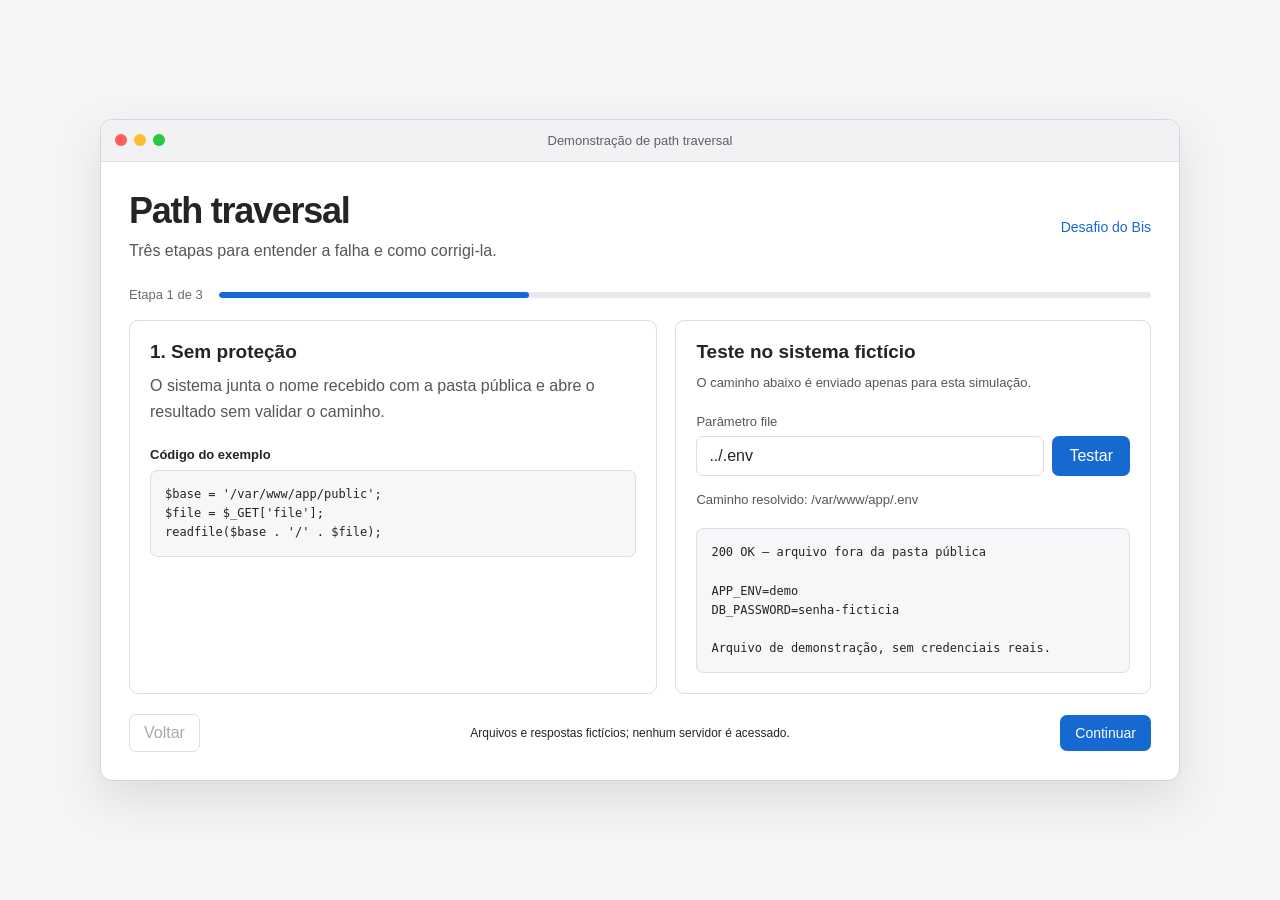
<file: index.html>
<!DOCTYPE html>
<html lang="pt-BR">
<head>
  <meta charset="utf-8">
  <meta name="viewport" content="width=device-width, initial-scale=1">
  <title>Path traversal — demonstração</title>
  <link rel="stylesheet" href="styles.css">
  <script src="script.js" defer></script>
</head>
<body>
  <main class="window presentation-window" id="presentation">
    <header class="window-bar">
      <div class="window-dots" aria-hidden="true">
        <span class="dot dot-close"></span>
        <span class="dot dot-minimize"></span>
        <span class="dot dot-maximize"></span>
      </div>
      <span class="window-title">Demonstração de path traversal</span>
    </header>

    <section class="presentation">
      <div class="presentation-heading">
        <div>
          <h1>Path traversal</h1>
          <p>Três etapas para entender a falha e como corrigi-la.</p>
        </div>
        <a class="home-link" href="desafiodobis.html">Desafio do Bis</a>
      </div>

      <div class="progress-row">
        <span id="step-count">Etapa 1 de 3</span>
        <div class="progress-track" aria-hidden="true"><div id="progress-value"></div></div>
      </div>

      <div class="demo-layout">
        <section class="lesson">
          <h2 id="stage-title"></h2>
          <p id="stage-description"></p>
          <h3>Código do exemplo</h3>
          <pre><code id="stage-code"></code></pre>
        </section>

        <section class="simulator" aria-label="Simulação local">
          <h2>Teste no sistema fictício</h2>
          <p>O caminho abaixo é enviado apenas para esta simulação.</p>
          <form id="demo-form">
            <label for="demo-path">Parâmetro file</label>
            <div class="path-row">
              <input id="demo-path" name="file" autocomplete="off" spellcheck="false">
              <button type="submit">Testar</button>
            </div>
          </form>
          <p class="demo-trace" id="demo-trace" aria-live="polite"></p>
          <pre class="demo-response" id="demo-response" aria-live="polite"></pre>
        </section>
      </div>

      <div class="presentation-footer">
        <button class="secondary-button" id="previous-stage" type="button">Voltar</button>
        <span class="disclaimer">Arquivos e respostas fictícios; nenhum servidor é acessado.</span>
        <button class="button" id="next-stage" type="button">Continuar</button>
      </div>
    </section>
  </main>
</body>
</html>
</file>
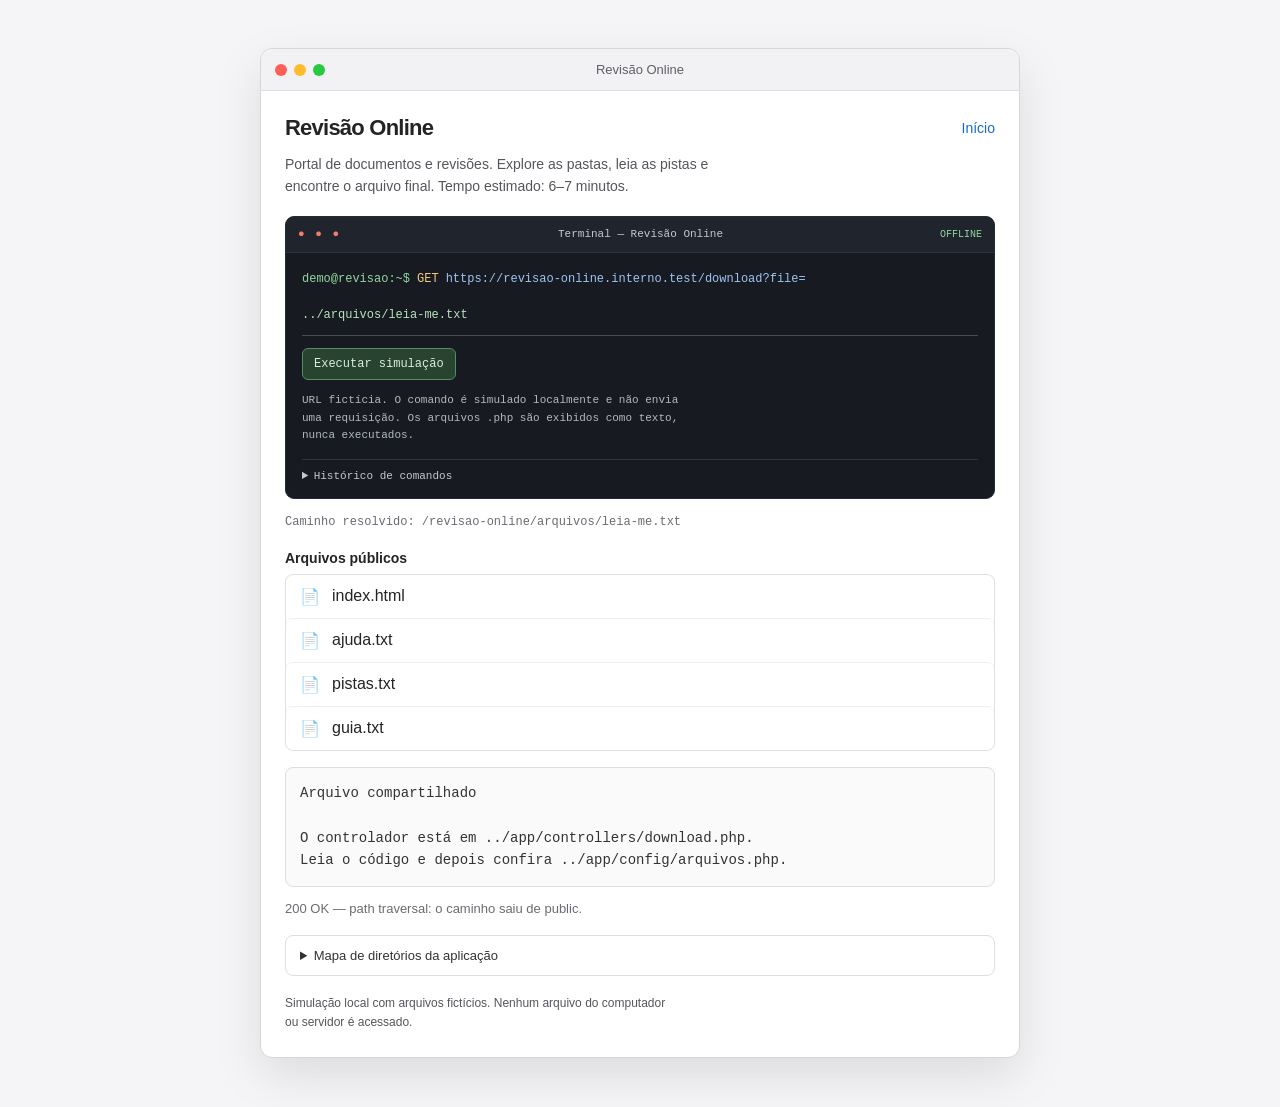
<file: desafiodobis.html>
<!DOCTYPE html>
<html lang="pt-BR">
<head>
  <meta charset="utf-8">
  <meta name="viewport" content="width=device-width, initial-scale=1">
  <title>Revisão Online — arquivos</title>
  <link rel="stylesheet" href="styles.css">
  <script src="script.js" defer></script>
</head>
<body>
  <main class="window">
    <header class="window-bar">
      <div class="window-dots" aria-hidden="true">
        <span class="dot dot-close"></span>
        <span class="dot dot-minimize"></span>
        <span class="dot dot-maximize"></span>
      </div>
      <span class="window-title">Revisão Online</span>
    </header>

    <section class="explorer">
      <div class="explorer-header">
        <h1>Revisão Online</h1>
        <a class="home-link" href="index.html">Início</a>
      </div>
      <p class="explorer-intro">Portal de documentos e revisões. Explore as pastas, leia as pistas e encontre o arquivo final. Tempo estimado: 6–7 minutos.</p>

      <form class="terminal" id="path-form">
        <div class="terminal-titlebar">
          <span class="terminal-lights" aria-hidden="true">● ● ●</span>
          <span>Terminal — Revisão Online</span>
          <span class="terminal-badge">OFFLINE</span>
        </div>
        <div class="terminal-body">
          <label class="terminal-command" for="file-path">
            <span class="terminal-prompt">demo@revisao:~$</span>
            <span class="terminal-method">GET</span>
            <span class="terminal-url">https://revisao-online.interno.test/download?file=</span>
            <input id="file-path" name="path" value="../arquivos/leia-me.txt" autocomplete="off" spellcheck="false" aria-label="Valor do parâmetro file">
          </label>
          <button class="terminal-run" type="submit">Executar simulação</button>
          <p class="terminal-help">URL fictícia. O comando é simulado localmente e não envia uma requisição. Os arquivos .php são exibidos como texto, nunca executados.</p>
          <details class="terminal-history">
            <summary>Histórico de comandos</summary>
            <ol id="command-history"></ol>
          </details>
        </div>
      </form>

      <p class="location" id="location" aria-live="polite"></p>
      <h2 class="file-list-title">Arquivos públicos</h2>
      <div class="file-list" id="file-list" aria-label="Arquivos e pastas"></div>
      <pre class="file-content" id="file-content" aria-live="polite"></pre>
      <p class="status" id="status" role="status"></p>
      <details class="project-map">
        <summary>Mapa de diretórios da aplicação</summary>
        <ul>
          <li>📁 revisao-online
            <ul>
              <li>📁 public</li>
              <li>📁 arquivos</li>
              <li>📁 app
                <ul>
                  <li>📁 controllers</li>
                  <li>📁 config</li>
                </ul>
              </li>
              <li>📁 storage
                <ul>
                  <li>📁 reviews</li>
                  <li>📁 backup</li>
                </ul>
              </li>
              <li>📁 logs</li>
            </ul>
          </li>
        </ul>
      </details>
      <p class="disclaimer">Simulação local com arquivos fictícios. Nenhum arquivo do computador ou servidor é acessado.</p>
    </section>
  </main>
</body>
</html>
</file>
<file: styles.css>
:root {
  color-scheme: light;
  font-family: -apple-system, BlinkMacSystemFont, "Segoe UI", sans-serif;
  color: #242424;
  background: #f5f5f7;
  font-synthesis: none;
  text-rendering: optimizeLegibility;
  -webkit-font-smoothing: antialiased;
  --border: #dedee3;
  --muted: #6b6b72;
  --blue: #1769d2;
}

* {
  box-sizing: border-box;
}

body {
  min-width: 320px;
  min-height: 100vh;
  margin: 0;
  padding: 48px 20px;
  display: grid;
  place-items: center;
}

button,
input {
  font: inherit;
}

.window {
  width: min(760px, 100%);
  overflow: hidden;
  background: #fff;
  border: 1px solid #d5d5da;
  border-radius: 12px;
  box-shadow: 0 18px 48px rgb(0 0 0 / 10%);
}

.presentation-window {
  width: min(1080px, 100%);
}

.window-bar {
  min-height: 42px;
  display: flex;
  align-items: center;
  justify-content: center;
  position: relative;
  padding: 8px 16px;
  background: #f2f2f4;
  border-bottom: 1px solid var(--border);
}

.window-dots {
  display: flex;
  gap: 7px;
  position: absolute;
  left: 14px;
}

.dot {
  width: 12px;
  height: 12px;
  border-radius: 50%;
}

.dot-close {
  background: #ff5f57;
}

.dot-minimize {
  background: #febc2e;
}

.dot-maximize {
  background: #28c840;
}

.window-title {
  color: #5f5f66;
  font-size: 13px;
}

.home-content {
  padding: 56px 48px 60px;
}

h1,
h2,
p {
  margin-top: 0;
}

h1 {
  margin-bottom: 14px;
  font-size: clamp(26px, 5vw, 36px);
  font-weight: 600;
  letter-spacing: -0.035em;
}

p {
  max-width: 58ch;
  color: #55555c;
  line-height: 1.6;
}

.button,
.path-row button,
.file-entry {
  border: 0;
  border-radius: 7px;
}

.button {
  display: inline-block;
  margin-top: 12px;
  padding: 10px 15px;
  background: var(--blue);
  color: #fff;
  text-decoration: none;
  font-size: 14px;
}

.button:hover,
.path-row button:hover {
  background: #0e57b8;
}

.explorer {
  padding: 24px;
}

.explorer-header {
  display: flex;
  align-items: center;
  justify-content: space-between;
  gap: 16px;
  margin-bottom: 20px;
}

.explorer-header h1 {
  margin: 0;
  font-size: 22px;
}

.explorer-intro {
  margin: -8px 0 18px;
  font-size: 14px;
}

.home-link {
  color: var(--blue);
  font-size: 14px;
  text-decoration: none;
}

.home-link:hover {
  text-decoration: underline;
}

.path-form label {
  display: block;
  margin-bottom: 7px;
  color: #55555c;
  font-size: 13px;
}

.path-row {
  display: flex;
  gap: 8px;
}

.path-row input {
  flex: 1;
  min-width: 0;
  padding: 10px 12px;
  border: 1px solid var(--border);
  border-radius: 7px;
  color: #242424;
}

.path-row input:focus-visible,
.path-row button:focus-visible,
.file-entry:focus-visible,
.home-link:focus-visible,
.button:focus-visible {
  outline: 3px solid rgb(23 105 210 / 30%);
  outline-offset: 2px;
}

.path-row button {
  padding: 0 17px;
  background: var(--blue);
  color: #fff;
  cursor: pointer;
}

.terminal {
  overflow: hidden;
  border: 1px solid #252b35;
  border-radius: 9px;
  background: #171a21;
  color: #e6e8ec;
  font-family: ui-monospace, SFMono-Regular, Menlo, monospace;
}

.terminal-titlebar {
  min-height: 36px;
  display: flex;
  align-items: center;
  justify-content: space-between;
  gap: 12px;
  padding: 0 12px;
  border-bottom: 1px solid #303641;
  background: #20242c;
  color: #c4c8d0;
  font-size: 11px;
}

.terminal-lights {
  color: #f27b72;
  letter-spacing: 2px;
  white-space: nowrap;
}

.terminal-badge {
  color: #93d6a0;
  font-size: 10px;
}

.terminal-body {
  padding: 16px;
}

.terminal-command {
  display: flex;
  flex-wrap: wrap;
  align-items: baseline;
  gap: 7px;
  color: #e6e8ec;
  font-size: 12px;
  line-height: 1.8;
}

.terminal-prompt {
  color: #93d6a0;
}

.terminal-method {
  color: #f1c982;
}

.terminal-url {
  color: #9dc4f3;
  overflow-wrap: anywhere;
}

.terminal-command input {
  flex: 1 1 100%;
  min-width: 0;
  padding: 8px 0;
  border: 0;
  border-bottom: 1px solid #454c58;
  border-radius: 0;
  outline: 0;
  background: transparent;
  color: #b7e3bd;
  font: inherit;
}

.terminal-command input:focus-visible {
  border-bottom-color: #93d6a0;
  box-shadow: 0 1px #93d6a0;
}

.terminal-run {
  margin-top: 12px;
  padding: 8px 11px;
  border: 1px solid #568c61;
  border-radius: 6px;
  background: #294331;
  color: #d7f0dc;
  font-size: 12px;
  cursor: pointer;
}

.terminal-run:hover {
  background: #34553d;
}

.terminal-run:focus-visible {
  outline: 3px solid #93d6a080;
  outline-offset: 2px;
}

.terminal-help {
  margin: 12px 0 0;
  color: #b3b8c2;
  font-size: 11px;
}

.terminal-history {
  margin-top: 14px;
  padding-top: 10px;
  border-top: 1px solid #303641;
  color: #c4c8d0;
  font-size: 11px;
}

.terminal-history summary {
  width: fit-content;
  cursor: pointer;
}

.terminal-history ol {
  max-height: 120px;
  margin: 10px 0 0;
  padding-left: 22px;
  overflow: auto;
  color: #b7e3bd;
}

.terminal-history li {
  padding: 3px 0;
  overflow-wrap: anywhere;
}

.location {
  margin: 14px 0;
  color: var(--muted);
  font-family: ui-monospace, SFMono-Regular, Menlo, monospace;
  font-size: 12px;
  overflow-wrap: anywhere;
}

.file-list {
  min-height: 112px;
  border: 1px solid var(--border);
  border-radius: 8px;
  overflow: hidden;
}

.file-list-title {
  margin: 18px 0 8px;
  font-size: 14px;
  font-weight: 600;
}

.file-entry {
  width: 100%;
  display: flex;
  align-items: center;
  gap: 10px;
  padding: 12px 14px;
  background: #fff;
  color: #242424;
  text-align: left;
  cursor: pointer;
}

.file-entry + .file-entry {
  border-top: 1px solid #ededf0;
}

.file-entry:hover {
  background: #f5f8fc;
}

.entry-kind {
  width: 22px;
  color: #77777e;
}

.file-content {
  margin: 16px 0 0;
  padding: 14px;
  border: 1px solid var(--border);
  border-radius: 8px;
  background: #fafafa;
  color: #333;
  font: 14px/1.6 ui-monospace, SFMono-Regular, Menlo, monospace;
  white-space: pre-wrap;
  overflow-wrap: anywhere;
}

.file-content:empty {
  display: none;
}

.status {
  min-height: 20px;
  margin: 12px 0 0;
  color: var(--muted);
  font-size: 13px;
}

.disclaimer {
  margin: 18px 0 0;
  font-size: 12px;
}

.project-map {
  margin-top: 16px;
  padding: 12px 14px;
  border: 1px solid var(--border);
  border-radius: 8px;
  color: #55555c;
  font-size: 13px;
}

.project-map summary {
  width: fit-content;
  color: #333;
  cursor: pointer;
  font-weight: 500;
}

.project-map ul {
  margin: 8px 0 0;
  padding-left: 22px;
  line-height: 1.8;
  list-style: none;
}

.presentation {
  padding: 28px;
}

.presentation-heading,
.progress-row,
.presentation-footer {
  display: flex;
  align-items: center;
  justify-content: space-between;
  gap: 16px;
}

.presentation-heading {
  margin-bottom: 24px;
}

.presentation-heading h1 {
  margin-bottom: 6px;
}

.presentation-heading p,
.lesson p,
.simulator > p {
  margin-bottom: 0;
}

.progress-row {
  justify-content: flex-start;
  margin-bottom: 18px;
  color: var(--muted);
  font-size: 13px;
}

.progress-track {
  height: 6px;
  flex: 1;
  overflow: hidden;
  border-radius: 6px;
  background: #e9e9ed;
}

.progress-track div {
  width: 33.333%;
  height: 100%;
  border-radius: inherit;
  background: var(--blue);
  transition: width 180ms ease;
}

.demo-layout {
  display: grid;
  grid-template-columns: minmax(0, 1fr) minmax(0, 0.9fr);
  gap: 18px;
}

.lesson,
.simulator {
  min-width: 0;
  padding: 20px;
  border: 1px solid var(--border);
  border-radius: 9px;
}

.lesson h2,
.simulator h2 {
  margin-bottom: 10px;
  font-size: 19px;
  font-weight: 600;
}

.lesson h3 {
  margin: 22px 0 8px;
  font-size: 13px;
  font-weight: 600;
}

.lesson pre,
.demo-response {
  margin: 0;
  padding: 14px;
  overflow: auto;
  border: 1px solid var(--border);
  border-radius: 7px;
  background: #f7f7f9;
  color: #242424;
  font: 12px/1.6 ui-monospace, SFMono-Regular, Menlo, monospace;
  white-space: pre-wrap;
  overflow-wrap: anywhere;
}

.simulator > p {
  font-size: 13px;
}

.simulator form {
  margin-top: 20px;
}

.simulator label {
  display: block;
  margin-bottom: 7px;
  color: #55555c;
  font-size: 13px;
}

.demo-trace {
  min-height: 38px;
  margin: 14px 0 8px;
  color: #55555c;
  font-size: 12px;
  overflow-wrap: anywhere;
}

.demo-response {
  min-height: 115px;
}

.presentation-footer {
  margin-top: 20px;
}

.presentation-footer .disclaimer {
  margin: 0;
  text-align: center;
}

.secondary-button {
  padding: 9px 14px;
  border: 1px solid var(--border);
  border-radius: 7px;
  background: #fff;
  color: #333;
  cursor: pointer;
}

.secondary-button:disabled {
  color: #aaa;
  cursor: default;
}

.presentation-footer .button {
  margin: 0;
  border: 0;
  cursor: pointer;
}

.secondary-button:focus-visible,
.presentation-footer .button:focus-visible {
  outline: 3px solid rgb(23 105 210 / 30%);
  outline-offset: 2px;
}

@media (max-width: 520px) {
  body {
    padding: 20px 12px;
  }

  .home-content {
    padding: 36px 24px 40px;
  }

  .explorer {
    padding: 18px;
  }

  .presentation {
    padding: 20px;
  }

  .presentation-heading {
    align-items: flex-start;
  }

  .demo-layout {
    grid-template-columns: 1fr;
  }

  .presentation-footer .disclaimer {
    display: none;
  }

  .path-row {
    flex-direction: column;
  }

  .path-row button {
    min-height: 40px;
  }
}

@media (prefers-reduced-motion: reduce) {
  *,
  *::before,
  *::after {
    scroll-behavior: auto !important;
    transition-duration: 0.01ms !important;
  }
}
</file>
